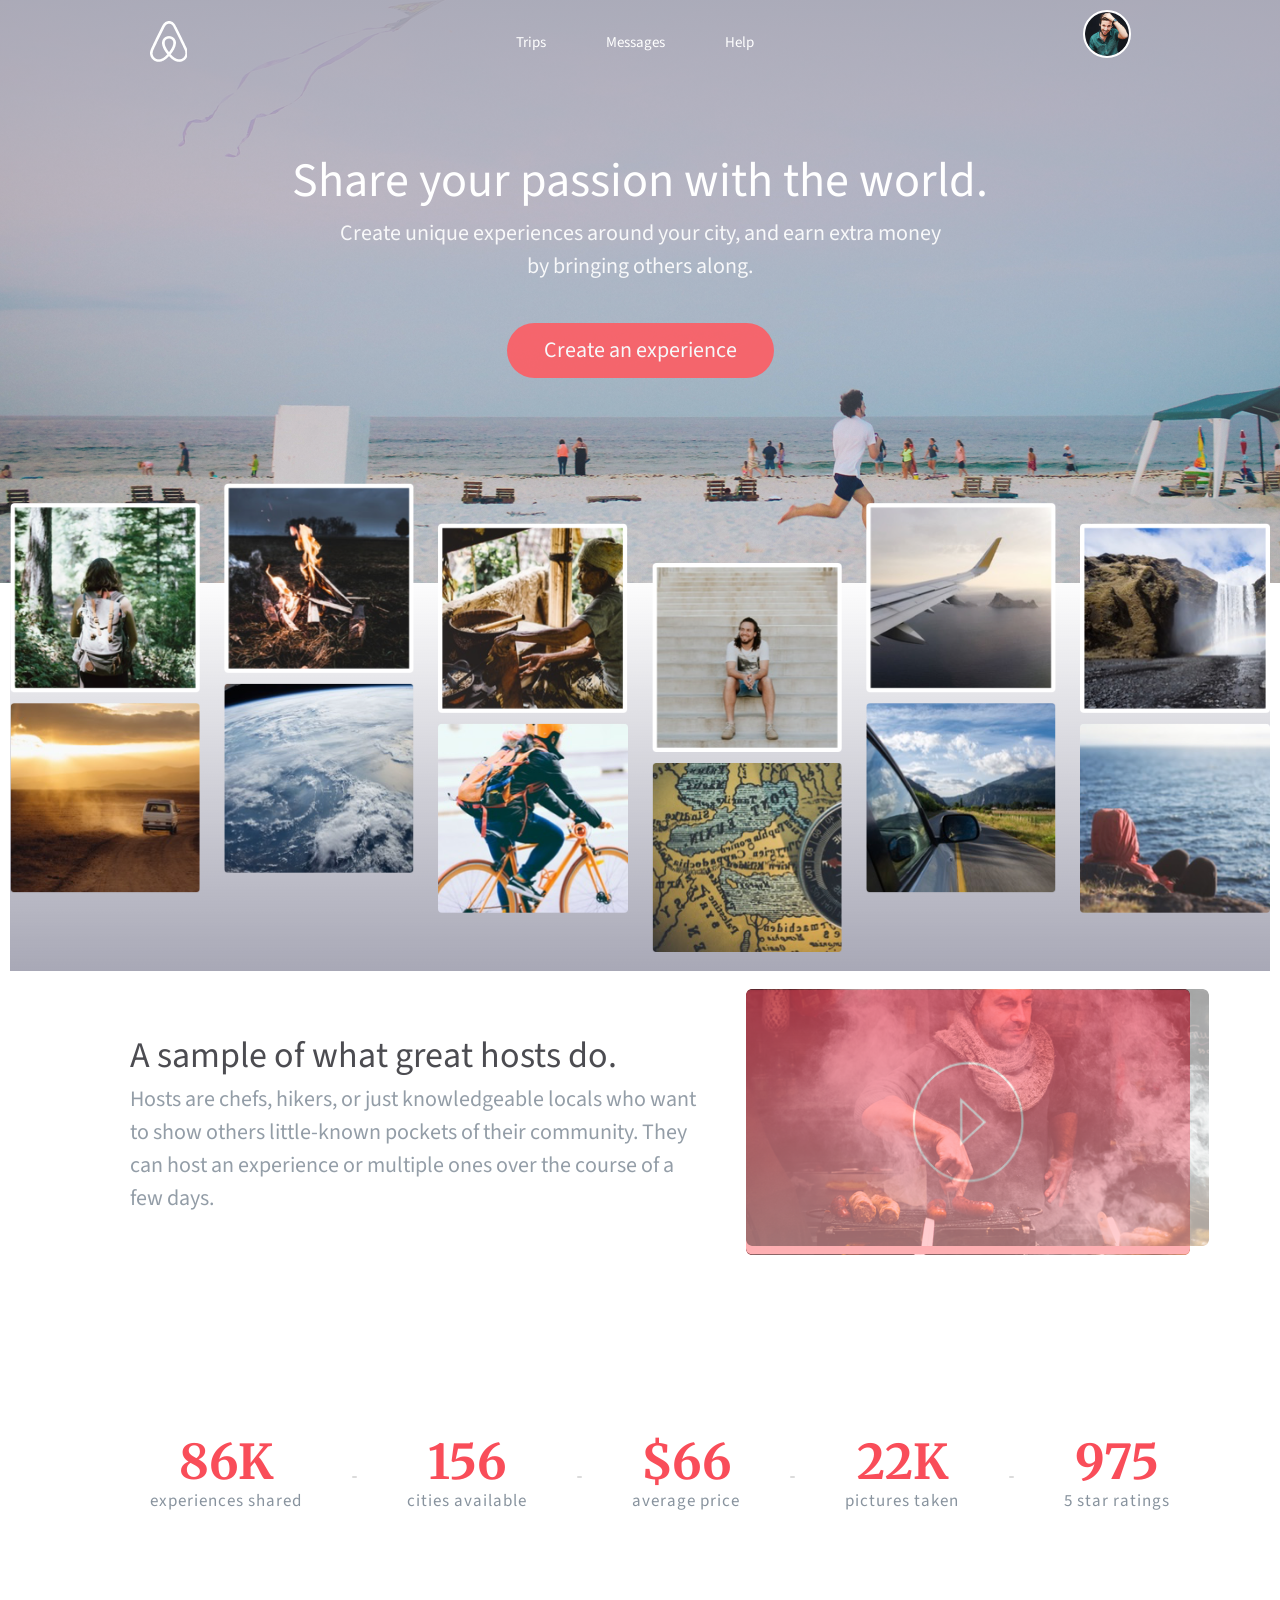
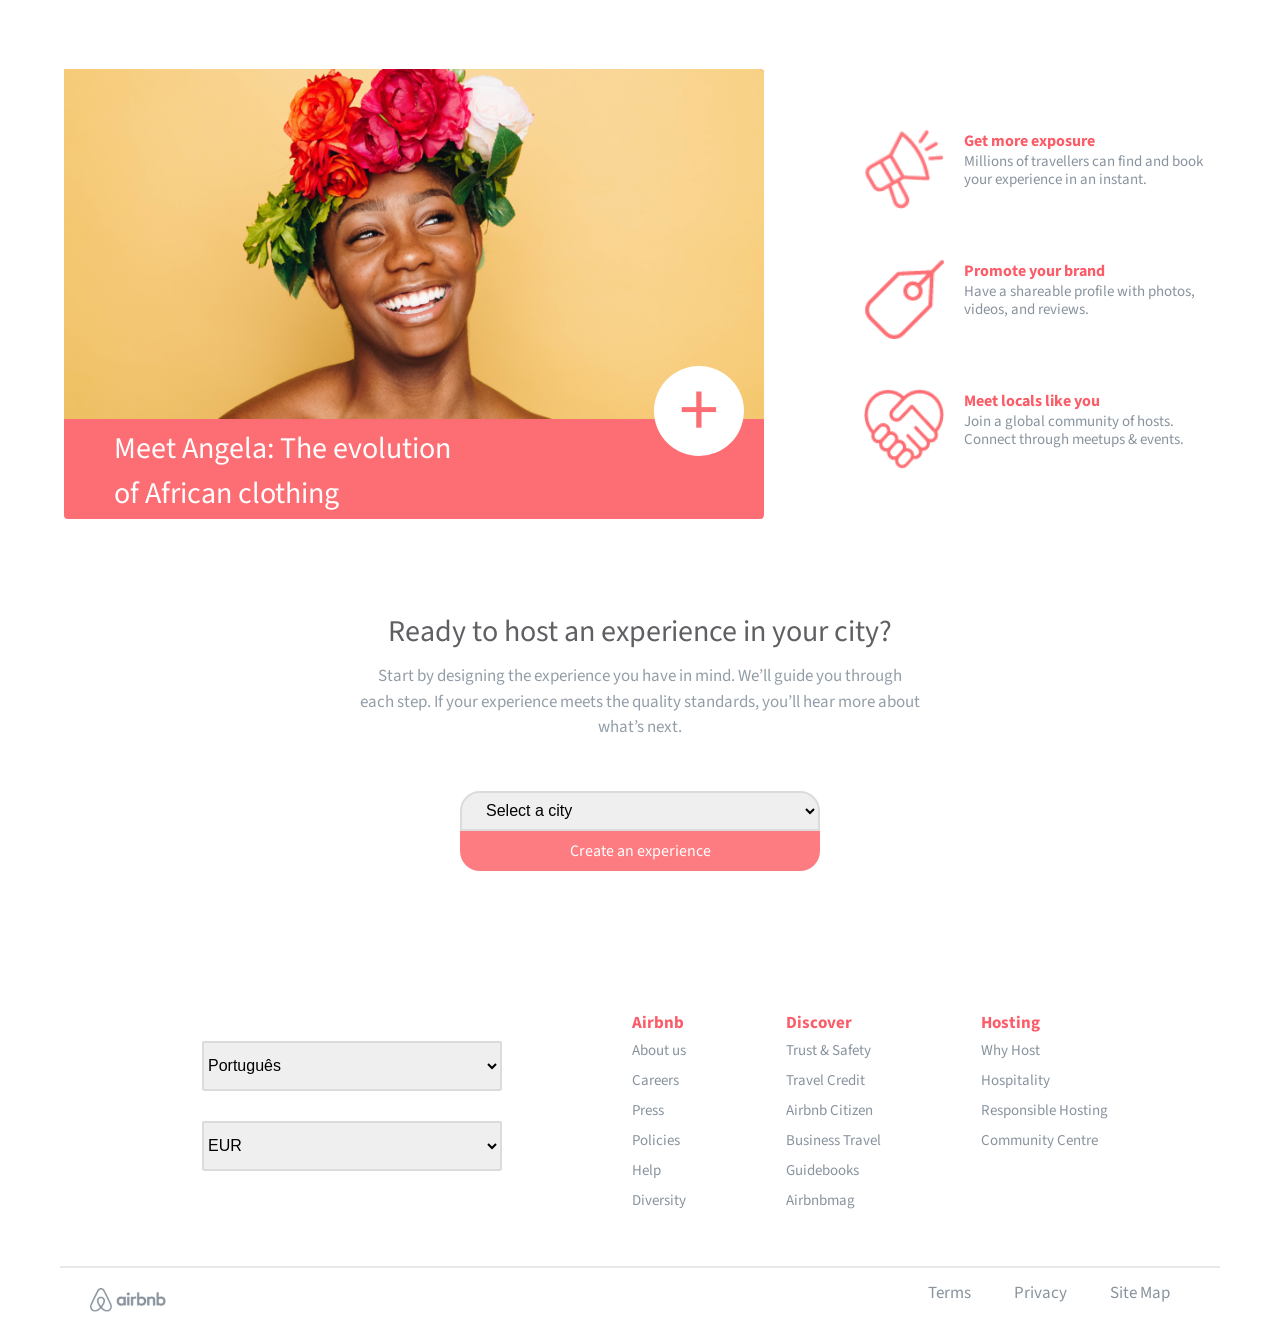
<file: index.html>
<!DOCTYPE html>
<html lang="pt-br">
<head>
    <meta charset="UTF-8">
    <meta name="viewport" content="width=device-width, initial-scale=1.0">
    <meta http-equiv="X-UA-Compatible" content="ie=edge">
    <title>X42</title>
    <link rel="stylesheet" href="css/bulma.min.css">
    <link rel="stylesheet" href="css/normalize.css">
    <link href="https://fonts.googleapis.com/css?family=Source+Sans+Pro:400,700" rel="stylesheet">
    <link href="https://fonts.googleapis.com/css?family=Merriweather:400,700" rel="stylesheet"> 
    <link href="https://fonts.googleapis.com/css?family=Source+Sans+Pro:300,400,700" rel="stylesheet">
    <link rel="stylesheet" href="css/stylex42.css">
</head>

<body>
        <header>
                <h1><span>Airbn</span></h1>

                <nav>
                    <ul>
                        <li><a href="#">Trips</a></li>
                        <li><a href="#">Messages</a></li>
                        <li><a href="#">Help</a></li>
                    </ul>
                </nav>
                
                <div class="imagem">
                    <img src="imagens/oval.png">
                </div>
    </header>

    
            <section id="topo">
                <div class="texto-topo">
                    <h2>Share your passion with the world.</h2>
                    <p>Create unique experiences around your city, and earn extra money <br> by bringing others along.</p>
                </div>
                <div class="botao">
                    <a class="button is-rounded">Create an experience</a>
                </div>
            </section>

            <section id="fotos-fundo-video">
                
                <div class="columns is-multiline is-mobile">
                    <div class="column is-one-sixth" id="colu1">
                        <img src="imagens/foto-8.png">
                    </div>

                    <div class="column is-one-sixth" id="colu2">
                        <img src="imagens/foto-11.png">
                    </div>
                    
                    <div class="column is-one-sixth" id="colu3">
                        <img src="imagens/foto-7.png">
                    </div>
                            
                    <div class="column is-one-sixth" id="colu4">
                        <img src="imagens/foto-10.png">
                    </div>
                          
                    <div class="column is-one-sixth" id="colu5">
                        <img src="imagens/foto-9.png">
                    </div>
                            
                    <div class="column is-one-sixth" id="colu6">
                        <img src="imagens/foto-12.png">                        
                    </div>
                </div>

                <div class="columns is-multiline is-mobile">
                        <div class="column is-one-sixth" id="colu1">
                            <img src="imagens/foto-2.png"> 
                        </div>
    
                        <div class="column is-one-sixth" id="colu2">
                            <img src="imagens/foto-5.png">
                        </div>
                        
                        <div class="column is-one-sixth" id="colu3">
                            <img src="imagens/foto-1.png">
                        </div>
                                
                        <div class="column is-one-sixth" id="colu4">
                            <img src="imagens/foto-4.png">
                        </div>
                              
                        <div class="column is-one-sixth" id="colu5">
                            <img src="imagens/foto-3.png">
                        </div>
                                
                        <div class="column is-one-sixth" id="colu6">
                            <img src="imagens/foto-6.png">                        
                        </div>
                    </div>
                </section>

                <section id="esp-video">
                <div class="texto-esp-video">
                    <h2>A sample of what great hosts do.</h2>
                    <p>Hosts are chefs, hikers, or just knowledgeable locals who want to show others little-known pockets of their community. They can host an experience or multiple ones over the course of a few days.</p>
                </div>
                <div class="video">
                    <img class="grad" src="imagens/fundo-video.png">  
                    <img src="imagens/video.png">                 
                </div>
            </section>
            
            <section id="numbers">
                <nav class="level">
                    <div class="level-item has-text-centered">
                        <div>
                            <p class="title">86K</p>
                            <p class="heading">experiences shared</p>
                        </div>
                    </div>

                    <p class="traco"><span>-</span></p>

                    <div class="level-item has-text-centered">
                        <div>
                            <p class="title">156</p>
                            <p class="heading">cities available</p>
                        </div>
                    </div>

                    <p class="traco"><span>-</span></p>

                    <div class="level-item has-text-centered">
                        <div>
                            <p class="title">$66</p>
                            <p class="heading">average price</p>
                        </div>
                    </div>

                    <p class="traco"><span>-</span></p>

                    <div class="level-item has-text-centered">
                        <div>
                            <p class="title">22K</p>
                            <p class="heading">pictures taken</p>
                        </div>
                    </div>

                    <p class="traco"><span>-</span></p>

                    <div class="level-item has-text-centered">
                        <div>
                            <p class="title">975</p>
                            <p class="heading">5 star ratings</p>
                        </div>
                    </div>
                          </nav>
            </section>

            <section id="informacoes">
                <div class="angela">
                    <img src="imagens/garota-flores.png">
                    <p>Meet Angela: The evolution of African clothing </p>
                    <a href="#" class="button"><small>+</small></a>
                </div>
                <div class="info">
                    <ul>
                        <li>
                            <img src="imagens/corneta.png">
                            <h3>Get more exposure</h3>
                            <p>Millions of travellers can find and book your experience in an instant.</p>
                        </li>

                        <li>
                            <img src="imagens/etiqueta.png">
                            <h3>Promote your brand</h3>
                            <p>Have a shareable profile with photos, videos, and reviews.</p>
                            </li>

                        <li>
                            <img src="imagens/maos.png">
                            <h3>Meet locals like you</h3>
                            <p>Join a global community of hosts. Connect through meetups & events.</p>
                        </li>
                    </ul>
                </div>
            </section>

                    <section id="experience">
                        <div class="texto-experience">
                            <h2>Ready to host an experience in your city?</h2>
                            <p>Start by designing the experience you have in mind. We’ll guide you through each step. If your experience meets the quality standards, you’ll hear more about what’s next.</p>
                        </div>
                        <div>
                            <select name="select a city" id="experience-select">
                                <option value="select" selected>Select a city</option>
                                <option value="sp">São Paulo</option>
                                <option value="rj">Rio de Janeiro</option>
                                <option value="bh">Belo Horizonte</option>
                            </select>
                            <button>Create an experience</button>
                        </div>
                    </section>

                    <section id="final">
                        <div class="selecoes">
                        <select name="idioma" id="idioma">
                            <option value="portugues">Português</option>
                            <option value="english">English</option>
                            <option value="spanish">Spanish</option>
                        </select>

                        <select name="moeda" id="moeda">
                            <option value="eur">EUR</option>
                            <option value="brl">BRL</option>
                            <option value="usd">USD</option>
                        </select>
                        </div>


                        <div class="listas">
                        <div class="lista-1">
                            <ul>
                                <li class="primeira-opc">Airbnb</li>
                                <li><a href="#">About us</a></li>
                                <li><a href="#">Careers</a></li>
                                <li><a href="#">Press</a></li>
                                <li><a href="#">Policies</a></li>
                                <li><a href="#">Help</a></li>
                                <li><a href="#">Diversity</a></li>
                            </ul>
                        </div>

                        <div class="lista-2">
                            <ul>
                                <li class="primeira-opc">Discover</li>
                                <li><a href="#">Trust & Safety</a></li>
                                <li><a href="#">Travel Credit</a></li>
                                <li><a href="#">Airbnb Citizen</a></li>
                                <li><a href="#">Business Travel</a></li>
                                <li><a href="#">Guidebooks</a></li>
                                <li><a href="#">Airbnbmag</a></li>
                            </ul>
                        </div>

                        <div class="lista-3">
                            <ul>
                                <li class="primeira-opc">Hosting</li>
                                <li><a href="#">Why Host</a></li>
                                <li><a href="#">Hospitality</a></li>
                                <li><a href="#">Responsible Hosting</a></li>
                                <li><a href="#">Community Centre</a></li>
                            </ul>
                        </div>
                        </div>
                    </section>

                    <footer>
                        <div class="logo-2">
                            <h2><span>airbnb</span></h2>
                        </div>

                        <div class="terms">
                            <a href="#">Terms</a>
                            <a href="#">Privacy</a>
                            <a href="#">Site Map</a>
                        </div>
                    </footer>
</body>
</html>
</file>
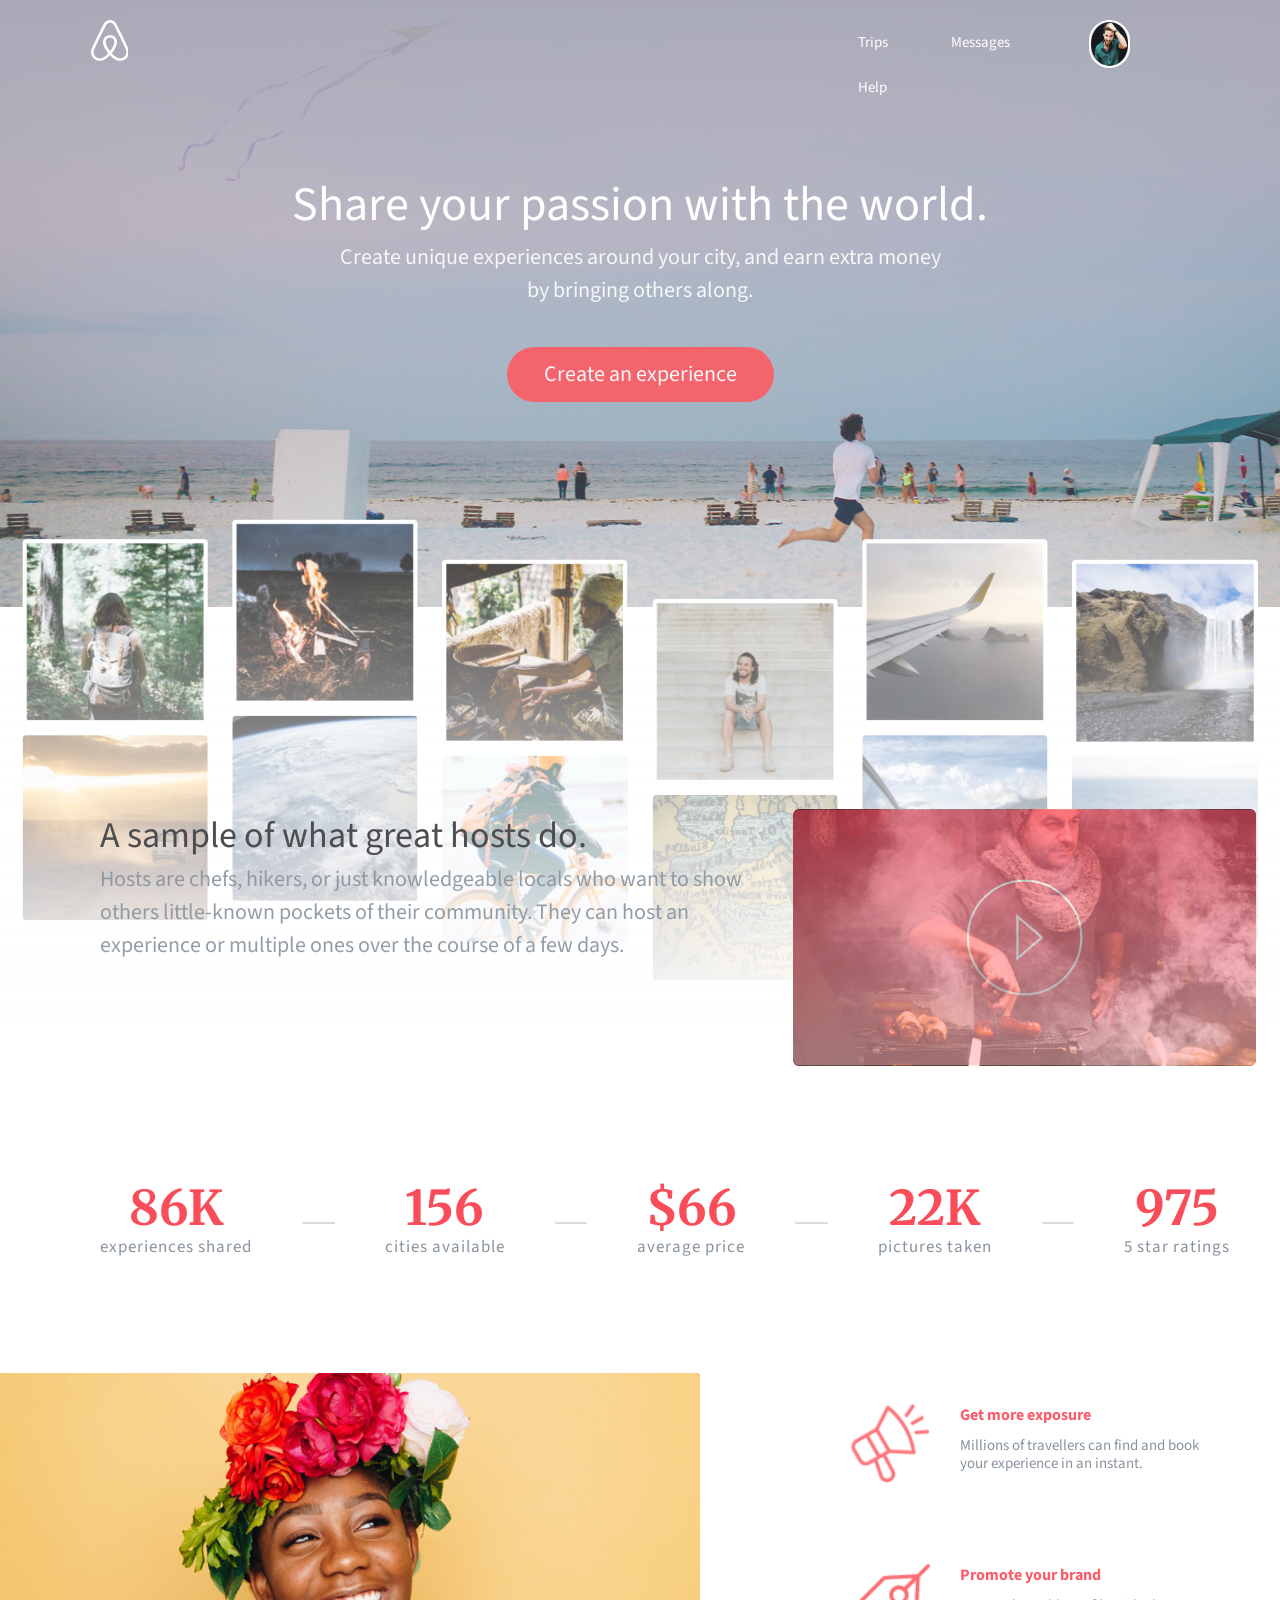
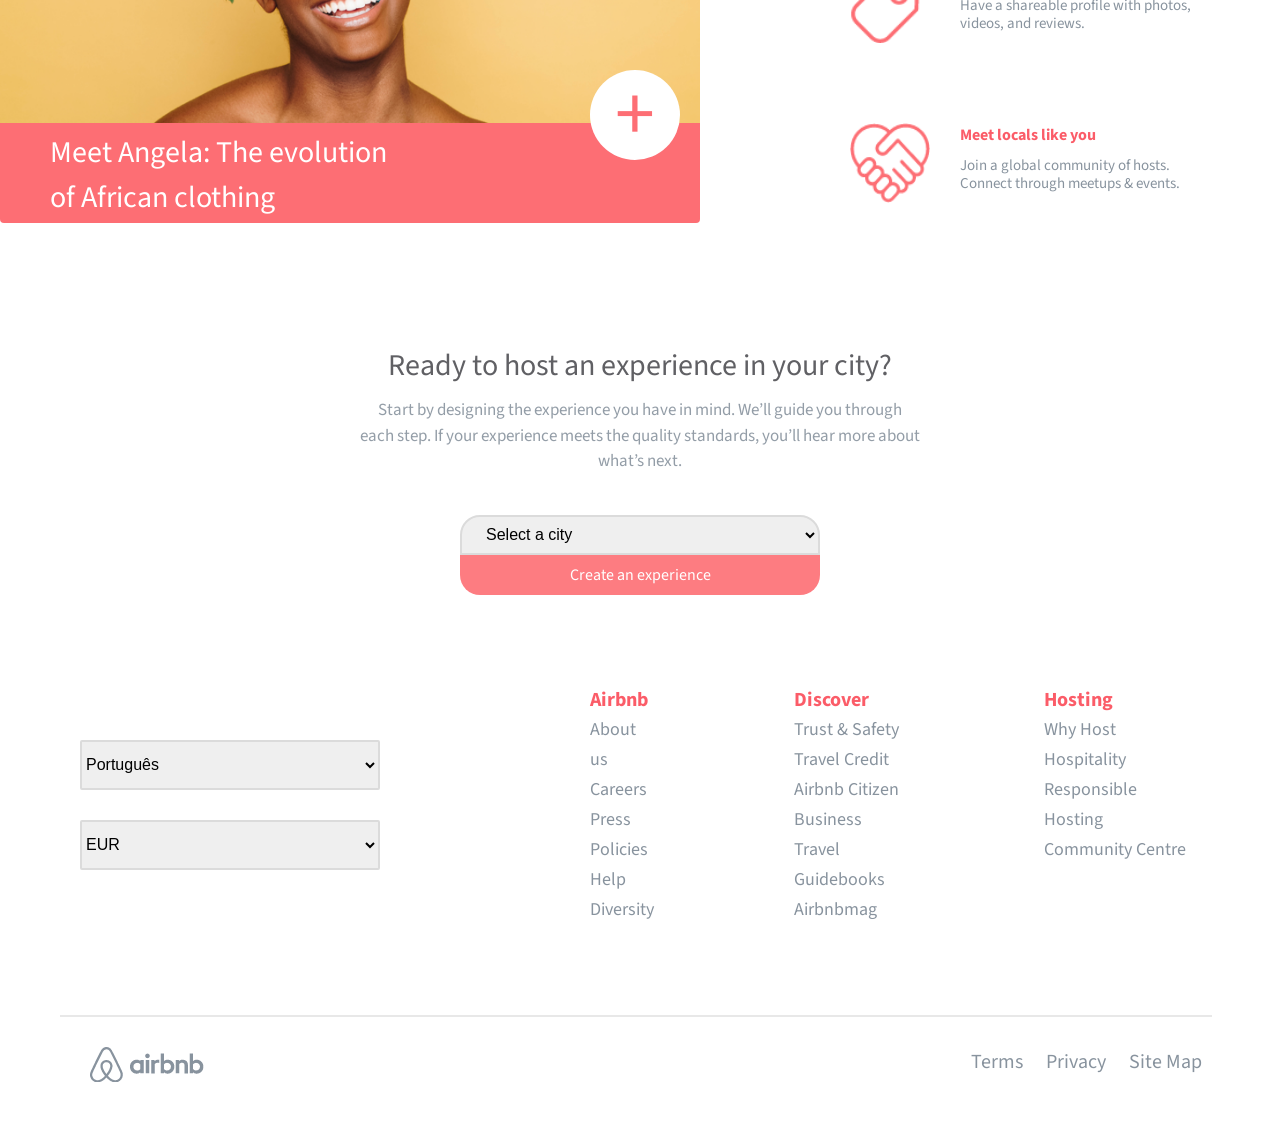
<file: x42.html>
<!DOCTYPE html>
<html lang="pt-br">
<head>
    <meta charset="UTF-8">
    <meta name="viewport" content="width=device-width, initial-scale=1.0">
    <meta http-equiv="X-UA-Compatible" content="ie=edge">
    <title>X42</title>
    <link rel="stylesheet" href="bulma.min.css">
    <link rel="stylesheet" href="normalize.css">
    <link href="https://fonts.googleapis.com/css?family=Source+Sans+Pro:400,700" rel="stylesheet">
    <link href="https://fonts.googleapis.com/css?family=Merriweather:400,700" rel="stylesheet"> 
    <link href="https://fonts.googleapis.com/css?family=Source+Sans+Pro:300,400,700" rel="stylesheet">
    <link rel="stylesheet" href="stylex42.css">
</head>

<body>
        <div class="columns">
            <div class="column">
        <header>
                <h1><span>Airbn</span></h1>

                <nav>
                    <ul>
                        <li><a href="#">Trips</a></li>
                        <li><a href="#">Messages</a></li>
                        <li><a href="#">Help</a></li>
                    </ul>
                </nav>
                
                <div class="imagem">
                    <img src="imagens/oval.png">
                </div>
    </header>

    
            <section id="topo">
                <div class="texto-topo">
                    <h2>Share your passion with the world.</h2>
                    <p>Create unique experiences around your city, and earn extra money <br> by bringing others along.</p>
                </div>
                <div class="botao">
                    <a class="button is-rounded">Create an experience</a>
                </div>
            </section>

            <div class="mask">
                <img src="imagens/gradient.png">
            </div>

            <section id="fotos-fundo-video">
                
                <div class="columns is-multiline is-mobile">
                    <div class="column is-one-sixth" id="colu1">
                        <img src="imagens/foto-8.png">
                    </div>

                    <div class="column is-one-sixth" id="colu2">
                        <img src="imagens/foto-11.png">
                    </div>
                    
                    <div class="column is-one-sixth" id="colu3">
                        <img src="imagens/foto-7.png">
                    </div>
                            
                    <div class="column is-one-sixth" id="colu4">
                        <img src="imagens/foto-10.png">
                    </div>
                          
                    <div class="column is-one-sixth" id="colu5">
                        <img src="imagens/foto-9.png">
                    </div>
                            
                    <div class="column is-one-sixth" id="colu6">
                        <img src="imagens/foto-12.png">                        
                    </div>
                </div>

                <div class="columns is-multiline is-mobile">
                        <div class="column is-one-sixth" id="colu1">
                            <img src="imagens/foto-2.png"> 
                        </div>
    
                        <div class="column is-one-sixth" id="colu2">
                            <img src="imagens/foto-5.png">
                        </div>
                        
                        <div class="column is-one-sixth" id="colu3">
                            <img src="imagens/foto-1.png">
                        </div>
                                
                        <div class="column is-one-sixth" id="colu4">
                            <img src="imagens/foto-4.png">
                        </div>
                              
                        <div class="column is-one-sixth" id="colu5">
                            <img src="imagens/foto-3.png">
                        </div>
                                
                        <div class="column is-one-sixth" id="colu6">
                            <img src="imagens/foto-6.png">                        
                        </div>
                    </div>
                </section>

                <section id="esp-video">
                <div class="texto-esp-video">
                    <h2>A sample of what great hosts do.</h2>
                    <p>Hosts are chefs, hikers, or just knowledgeable locals who want to show others little-known pockets of their community. They can host an experience or multiple ones over the course of a few days.</p>
                </div>
                <div class="video">
                    <img class="grad" src="imagens/fundo-video.png">  
                    <img src="imagens/video.png">                 
                </div>
            </section>
            
            <section id="numbers">
                <nav class="level">
                    <div class="level-item has-text-centered">
                        <div>
                            <p class="title">86K</p>
                            <p class="heading">experiences shared</p>
                        </div>
                    </div>

                    <p class="traco"><span>-</span></p>

                    <div class="level-item has-text-centered">
                        <div>
                            <p class="title">156</p>
                            <p class="heading">cities available</p>
                        </div>
                    </div>

                    <p class="traco"><span>-</span></p>

                    <div class="level-item has-text-centered">
                        <div>
                            <p class="title">$66</p>
                            <p class="heading">average price</p>
                        </div>
                    </div>

                    <p class="traco"><span>-</span></p>

                    <div class="level-item has-text-centered">
                        <div>
                            <p class="title">22K</p>
                            <p class="heading">pictures taken</p>
                        </div>
                    </div>

                    <p class="traco"><span>-</span></p>

                    <div class="level-item has-text-centered">
                        <div>
                            <p class="title">975</p>
                            <p class="heading">5 star ratings</p>
                        </div>
                    </div>
                          </nav>
            </section>

            <section id="informacoes">
                <div class="angela">
                    <img src="imagens/garota-flores.png">
                    <p>Meet Angela: The evolution of African clothing </p>
                    <a href="#" class="button"><small>+</small></a>
                </div>
                <div class="info">
                    <ul>
                        <li>
                            <img src="imagens/corneta.png">
                            <h3>Get more exposure</h3>
                            <p>Millions of travellers can find and book your experience in an instant.</p>
                        </li>

                        <li>
                            <img src="imagens/etiqueta.png">
                            <h3>Promote your brand</h3>
                            <p>Have a shareable profile with photos, videos, and reviews.</p>
                            </li>

                        <li>
                            <img src="imagens/maos.png">
                            <h3>Meet locals like you</h3>
                            <p>Join a global community of hosts. Connect through meetups & events.</p>
                        </li>
                    </ul>
                </div>
            </section>

                    <section id="experience">
                        <div class="texto-experience">
                            <h2>Ready to host an experience in your city?</h2>
                            <p>Start by designing the experience you have in mind. We’ll guide you through each step. If your experience meets the quality standards, you’ll hear more about what’s next.</p>
                        </div>
                        <div>
                            <select name="select a city" id="experience-select">
                                <option value="select" selected>Select a city</option>
                                <option value="sp">São Paulo</option>
                                <option value="rj">Rio de Janeiro</option>
                                <option value="bh">Belo Horizonte</option>
                            </select>
                            <button>Create an experience</button>
                        </div>
                    </section>

                    <section id="final">
                        <div class="selecoes">
                        <select name="idioma" id="idioma">
                            <option value="portugues">Português</option>
                            <option value="english">English</option>
                            <option value="spanish">Spanish</option>
                        </select>

                        <select name="moeda" id="moeda">
                            <option value="eur">EUR</option>
                            <option value="brl">BRL</option>
                            <option value="usd">USD</option>
                        </select>
                        </div>


                        <div class="listas">
                        <div class="lista-1">
                            <ul>
                                <li class="primeira-opc">Airbnb</li>
                                <li><a href="#">About us</a></li>
                                <li><a href="#">Careers</a></li>
                                <li><a href="#">Press</a></li>
                                <li><a href="#">Policies</a></li>
                                <li><a href="#">Help</a></li>
                                <li><a href="#">Diversity</a></li>
                            </ul>
                        </div>

                        <div class="lista-2">
                            <ul>
                                <li class="primeira-opc">Discover</li>
                                <li><a href="#">Trust & Safety</a></li>
                                <li><a href="#">Travel Credit</a></li>
                                <li><a href="#">Airbnb Citizen</a></li>
                                <li><a href="#">Business Travel</a></li>
                                <li><a href="#">Guidebooks</a></li>
                                <li><a href="#">Airbnbmag</a></li>
                            </ul>
                        </div>

                        <div class="lista-3">
                            <ul>
                                <li class="primeira-opc">Hosting</li>
                                <li><a href="#">Why Host</a></li>
                                <li><a href="#">Hospitality</a></li>
                                <li><a href="#">Responsible Hosting</a></li>
                                <li><a href="#">Community Centre</a></li>
                            </ul>
                        </div>
                        </div>
                    </section>

                    <footer>
                        <div class="logo-2">
                            <h2><span>airbnb</span></h2>
                        </div>

                        <div class="terms">
                            <a href="#">Terms</a>
                            <a href="#">Privacy</a>
                            <a href="#">Site Map</a>
                        </div>
                    </footer>
        </div>
    
    </div>
</body>
</html>
</file>
<file: css/stylex42.css>
*{
    margin: 0px;
    padding: 0px;
 }
 body{
     font-family: 'Source Sans Pro', sans-serif;
     align-items: center;
     text-align: center;
 }
 header{
     display: flex;
     justify-content: space-around;
     margin-bottom: -130px;   
 }
 header h1{
     background-image: url(../imagens/logo.png);
     background-repeat: no-repeat;
     width: 38px;
     height: 41px;
 }
 header h1 span{
     visibility: hidden;
 }
 header nav ul{
     display: flex;
 }
 header ul li{
     list-style: none;
     margin: 30px;
     color: #ffffff;
 }
 header ul li a{
     color: #ffffff;
     font-size: 15px;
     font-weight: 400;
 }
 header ul li a:hover{
     color: #ffffff;
     font-weight: 400;
 }
 header img{
     width: 48px;
     height: 48px;
     border: 2px solid #ffffff;
     border-radius: 50px;
     margin-top: 10px;
 }
 section#topo{
     background-image:
         -webkit-linear-gradient(top, #a8a8b6 0%,
             rgba(164, 171, 183, 0) 100%),
         url(../imagens/foto-fundo.png);
     background-image:
         linear-gradient(180deg, #a8a8b6 0%,
             rgba(164, 171, 183, 0) 100%),
 url(../imagens/foto-fundo.png);    
     background-repeat: no-repeat;
     background-size: cover;
     margin: 0px;
     padding: 0px;
     height: 628px;
 }
 section#topo .texto-topo{
     padding-top: 190px;
 }
 section#topo h2{
     color: #ffffff;
     font-size: 48px;
     font-weight: 400;
 }
 section#topo p{
     color: #ffffff;
     opacity: 0.9;
     font-size: 22px;
     font-weight: 400;
 }
 section#topo a.button{
     width: 267px;
     height: 55px;
     background-color: #fd5c63;
     color: #ffffff;
     opacity: 0.9;
     font-size: 22px;
     font-weight: 400;
     border: none;
 }
 section#topo .botao{
     padding-top: 40px;
 }
 section#fotos-fundo-video{
     background-image:
         -webkit-linear-gradient(bottom, #a8a8b6 0%,
             rgba(164, 171, 183, 0) 100%),
         url();
     background-image:
         linear-gradient( bottom, #a8a8b6 0%,
             rgba(164, 171, 183, 0) 100%),
 url();
 }
 section#fotos-fundo-video{
     margin: 0px 10px;
 }
 section#fotos-fundo-video #colu1{
     margin: -80px 0px 0px 0px;
 }
 section#fotos-fundo-video #colu2{
     margin: -100px 0px 0px 0px;
 }
 section#fotos-fundo-video #colu3{
     margin: -60px 0px 0px 0px;
 }
 section#fotos-fundo-video #colu4{
     margin: -20px 0px 0px 0px;
 }
 section#fotos-fundo-video #colu5{
     margin: -80px 0px 0px 0px;
 }
 section#fotos-fundo-video #colu6{
     margin: -60px 0px 0px 0px;
 }
 section#fotos-fundo-video img{
     width:  -moz-available;
 }
  section#esp-video{
     display:inline-flex;
     margin: 30px 90px;
 }
 section#esp-video .texto-esp-video{
     position: sticky;
     text-align: left;
     margin: 40px;
     width: 600px;
 }
 section#esp-video .texto-esp-video h2{
     color: #4c4c51;
     font-size: 36px;
     font-weight: 400;
 }
 section#esp-video .texto-esp-video p{
     color: #88939e;
     opacity: 0.9;
     font-size: 22px;
     font-weight: 400;
 }
 section#esp-video .video{
     display: flex;
 }
 section#esp-video .video img.grad{
     position:  absolute;
     opacity: 0.4;
 }
 section#numbers .level{
     margin:100px;
 }
 section#numbers .level .level-item{
     padding: 50px;
 }
 section#numbers .level .level-item p.title{
     color: #f94d59;
     font-size: 48px;
     font-weight: 700;
     font-family: 'Merriweather', serif;
 }
 section#numbers .level .level-item p.heading{
     color: #88939e;
     font-family: 'Source Sans Pro', sans-serif;
     font-size: 17px;
     font-weight: 400;
     text-transform: lowercase;    
 }
 section#numbers .level p.traco{
     width: 35px;
     height: 2px;
     border-radius: 1px;
     background-color: #dbdbdb;
 }
 section#numbers .level p.traco span{
     visibility: hidden;
 }
 section#informacoes{
     display: inline-flex;
 }
 section#informacoes .angela{    
     border-radius: 4px;
     background-color: #fd6e74;
     width: 700px;
     height: 450px;
     margin: 0px 50px;
 }
 section#informacoes .angela img{
     width: 700px;
     height: 350px;
 }
 section#informacoes .angela p{
     width: 400px;
     padding: 0px 0px 0px 50px;
     color: #ffffff;
     font-family: "Source Sans Pro";
     font-size: 30px;
     font-weight: 400;
     text-align: left;
     float: left;
 } 
 section#informacoes .angela a.button{
     width: 90px;
     height: 90px;
     border-radius: 50px;
     float: right;
     border: none;
 }
 section#informacoes .angela a{
     margin: -60px 20px 0px 0px;
 }
 section#informacoes .angela small{
     color: #fd6e74;
     font-size: 80px;
 }
 section#informacoes .info{
     padding: 0px 50px;
 }
 section#informacoes .info ul{
     list-style: none;
     padding-top: 50px;
 }
 section#informacoes .info ul li{
     width: 352px;  
     padding: 10px 0px 60px 0px; 
     text-align: left;
 }
 section#informacoes .info ul li img{
     width: 80px;
     height: 80px;
     float: left;
 }
 section#informacoes .info ul li h3{
     color: #fb5c68;
     font-family: "Source Sans Pro";
     font-size: 16px;
     font-weight: 700;
     padding-left: 100px;
 }
 section#informacoes .info ul li p{
     color: #88939e;
     font-family: "Source Sans Pro";
     font-size: 15px;
     font-weight: 400;
     line-height: 18px;        
     padding-left: 100px;
 }
 section#experience{
     margin: 90px 0px;
 }
 section#experience .texto-experience h2{
     color: #606064;
     font-family: 'Source Sans Pro';
     font-size: 30px;
     font-weight: 400;
 }
 section#experience .texto-experience p{
     padding: 10px 360px;
     color: #88939e;
     opacity: 0.9;
     font-family: 'Source Sans Pro';
     font-size: 17px;
     font-weight: 400;
     margin-bottom: 40px;
 }
 section#experience select{
     display: flex;
     margin: auto;
     width: 360px;
     height: 40px;
     border-radius: 20px 20px 0 0;
     border: 2px solid #dbdbdb; 
     padding: 0px 0px 0px 20px;
 }
 section#experience button{
     width: 360px;
     border: none;
     height: 40px;
     border-radius: 0 0 20px 20px;
     background-color: #fd6e74;
     color: #ffffff;
     font-family: 'Source Sans Pro';
     font-size: 16px;
     font-weight: 400;
     opacity: 0.9;
     cursor: pointer;
 }
 section#final{
     margin: 50px 0px;
     display: inline-flex;
 }
 section#final select{
     margin: 30px;
     width: 300px;
     height: 50px;
     border-radius: 2px;
     border: 2px solid #dbdbdb;
 }
 section#final .selecoes{
     padding: 0px 50px;
 }
 section#final .selecoes select{
     display: flex;
 }
 section#final .listas{
     display: flex; 
 }
 section#final ul{
     list-style: none;
     padding: 0px 50px 0px 50px;
 }
 section#final ul li.primeira-opc{
     color: #fb5c68;
     font-family: 'Source Sans Pro';
     font-size: 17px;
     font-weight: 700;
 }
 section#final ul li{
    text-align: left;
}
 section#final ul li a{
     color: #88939e;
     font-family: 'Source Sans Pro';
     font-size: 15px;
     font-weight: 400;
     line-height: 30px;
 }
 footer{
     border-top: 2px solid #e8e8e8;
     margin: 0px 60px;   
 }
footer .logo-2{
    display: inline-flex;
    float: left;
    margin: 20px 30px;
}
 footer h2{
     background-image: url(../imagens/logo-2.png);
     background-repeat: no-repeat;
     background-size: contain;
     padding: 0px 30px;
 }
 footer span{
     visibility: hidden;
 }
 footer .terms{
     float: right;
     margin: 10px 30px;
}
footer .terms a{
    padding: 0px 20px;
    color: #88939e;
    font-size: 17px;
    font-weight: 400;
    line-height: 30px;
}


@media (max-width:768px){
    header{
        margin-bottom: -240px;
        display: grid;
 }
    header h1{
        margin-left: 130px;
        margin-bottom: 5px;
 }
    section#topo .texto-topo{
        padding-top: 270px;
 }
    section#topo h2{
     font-size: 35px;
        line-height: 40px;
 }
    section#topo p{
        margin-top: 15px;
     font-size: 16px;
        line-height: 20px;
 }
    section#topo a.button{
     width: 197px;
     height: 45px;
     font-size: 17px;
 }
    section#topo .botao{
     padding-top: 20px;
 }    
    section#fotos-fundo-video{
     margin: 0px -90px;
 }
 section#fotos-fundo-video #colu1{
     margin: -80px -10px 0px 10px;
 }
 section#fotos-fundo-video #colu2{
     margin: -100px -10px 0px -10px;
 }
 section#fotos-fundo-video #colu3{
     margin: -60px -10px 0px -10px;
 }
 section#fotos-fundo-video #colu4{
     margin: -20px -10px 0px -10px;
 }
 section#fotos-fundo-video #colu5{
     margin: -80px -10px 0px -10px;
 }
 section#fotos-fundo-video #colu6{
     margin: -40px 10px 0px -10px;
 }
    section#esp-video{
     display:block;
     margin:0px;
 }
    section#esp-video .texto-esp-video{
     margin: 30px 10px;
     width: 300px;
 }
    section#esp-video .texto-esp-video h2{
     font-size: 28px;
     font-weight: 400;
 }
    section#esp-video .texto-esp-video p{
     font-size: 16px;
     font-weight: 400;
 }
    section#numbers{
        display: block;
    }
    section#numbers .level{
     margin: 0px;
        display: block;
 }
    section#numbers .level p.traco{
     width: 0px;
     height: 0px;
     border-radius: 0px;
 }
    section#informacoes{
     display: block;
 }
    section#informacoes .angela{
     width: 300px;
     height: 200px;
     margin: 0px 10px;
 }
    section#informacoes .angela img{
     width: 300px;
     height: 150px;
 }
  section#informacoes .angela p{
     width: 200px;
     padding: 0px 0px 0px 20px;
     color: #ffffff;
     font-family: "Source Sans Pro";
     font-size: 15px;
     font-weight: 400;
     text-align: left;
     float: left;
 }   
    section#informacoes .angela a.button{
     width: 50px;
     height: 50px;
     border-radius: 50px;
     float: right;
     border: none;
 }
    section#informacoes .angela a{
     margin: -40px 20px 0px 0px;
 }
    section#informacoes .angela small{
     color: #fd6e74;
     font-size: 50px;
 }
    section#informacoes .info{
     padding: 0px 20px;
 }
 section#informacoes .info ul li{
     width: 270px;  
     padding: 0px 0px 40px 0px; 
     text-align: left;
 }
 section#informacoes .info ul li img{
     width: 70px;
     height: 70px;
     float: left;
 }
 section#informacoes .info ul li h3{
     color: #fb5c68;
     font-family: "Source Sans Pro";
     font-size: 14px;
     font-weight: 700;
     padding-left: 100px;
 }
 section#informacoes .info ul li p{
     color: #88939e;
     font-family: "Source Sans Pro";
     font-size: 13px;
     font-weight: 400;
     line-height: 18px;        
     padding-left: 100px;
 }
    section#experience{
     margin: 0px;
 }
 section#experience .texto-experience h2{
     font-size: 26px;
 }
 section#experience .texto-experience p{
     padding: 10px;
     color: #88939e;
     opacity: 0.9;
     font-family: 'Source Sans Pro';
     font-size: 16px;
     font-weight: 400;
     margin-bottom: 40px;
 }
 section#experience select{
     display: flex;
     margin: auto;
     width: 260px;
     height: 40px;
     border-radius: 20px 20px 0 0;
     border: 2px solid #dbdbdb; 
     padding: 0px 0px 0px 20px;
 }
 section#experience button{
     width: 260px;
     border: none;
     height: 40px;
     border-radius: 0 0 20px 20px;
     background-color: #fd6e74;
     color: #ffffff;
     font-family: 'Source Sans Pro';
     font-size: 16px;
     font-weight: 400;
     opacity: 0.9;
     cursor: pointer;
 }
    section#final{
     margin: 0px;
     display: block;
 }
 section#final select{
     margin: 20px 0px;
     width: 250px;
     height: 50px;
     border-radius: 2px;
     border: 2px solid #dbdbdb;
 }
 section#final .selecoes{
     padding: 0px 30px;
 }
 section#final .selecoes select{
     display: flex;
 }
 section#final .listas{
     display: flex; 
 }
 section#final ul{
     list-style: none;
     padding: 0px 5px 0px 20px;
 }
 section#final ul li.primeira-opc{
     color: #fb5c68;
     font-family: 'Source Sans Pro';
     font-size: 15px;
     font-weight: 700;
 }
 section#final ul li{
    text-align: left;
}
 section#final ul li a{
     color: #88939e;
     font-family: 'Source Sans Pro';
     font-size: 13px;
     font-weight: 400;
     line-height: 30px;
 }
    footer{
     border-top: 2px solid #e8e8e8;
     margin: 20px 10px;   
 }
footer .logo-2{
    display: inline-flex;
    float: left;
    margin: 20px 5px;
}
 footer h2{
     background-image: url(../imagens/logo-2.png);
     background-repeat: no-repeat;
     background-size: contain;
     padding: 0px 30px;
 }
 footer span{
     visibility: hidden;
 }
 footer .terms{
     float: right;
     margin: 15px 5px;
}
footer .terms a{
    padding: 0px 5px;
    color: #88939e;
    font-size: 13px;
    font-weight: 400;
    line-height: 30px;
}
}
</file>
<file: stylex42.css>
body{
    margin: 0px;
    padding: 0px;
    font-family: 'Source Sans Pro', sans-serif;    
}
header{
    display: flex;
    justify-content: space-between; /* logo a esquerda e menua direita */;    
    margin-bottom: -130px;
}
header h1{
    background-image: url(imagens/logo.png);
    background-repeat: no-repeat;
    width: 38px;
    height: 41px;
    margin: 20px 0px 0px 90px;
}
header h1 span{
    visibility: hidden;
}
header nav{
    padding-left: 700px;
}
header nav ul {
    margin: 0;
    margin-top: 20px;
}
header ul li{
    display: inline-block;
    list-style: none;
    margin: 10px 30px;
}
header ul li a{
    color: #ffffff;
    font-size: 15px;
    font-weight: 400;
}
header ul li a:hover{
    color: #ffffff;
    font-weight: 400;
}
header img{
    width: 48px;
    height: 48px;
    border: 2px solid #ffffff;
    border-radius: 50px;
}
header .imagem{
    padding: 20px 150px 0px 0px;
}
section#topo{
    background-image:
        -webkit-linear-gradient(top, #a8a8b6 0%,
            rgba(164, 171, 183, 0) 100%),
        url(imagens/foto-fundo.png);
    background-image:
        linear-gradient(180deg, #a8a8b6 0%,
            rgba(164, 171, 183, 0) 100%),
url(imagens/foto-fundo.png);
    background-repeat: no-repeat;
    background-size: cover;
    margin: 0px;
    padding: 0px;
    height: 628px;
    text-align: center;
}
section#topo .texto-topo{
    padding-top: 190px;
}
section#topo h2{
    color: #ffffff;
    font-size: 48px;
    font-weight: 400;
}
section#topo p{
    color: #ffffff;
    opacity: 0.9;
    font-size: 22px;
    font-weight: 400;
}
section#topo a.button{
    width: 267px;
    height: 55px;
    background-color: #fd5c63;
    color: #ffffff;
    opacity: 0.9;
    font-size: 22px;
    font-weight: 400;
    border: none;
}
section#topo .botao{
    padding-top: 40px;
}
section#topo .botao{
    padding-top: 40px;
}
.mask{
    margin-top: -180px;
    position:  absolute;
}
.mask img{
    width: 1440px;
    height: 600px;
}
section#fotos-fundo-video{
    margin-top: 0px;    
}
section#fotos-fundo-video .columns{
    margin: 0px 10px;
}
section#fotos-fundo-video #colu1{
    margin: -80px 0px 0px 0px;
}
section#fotos-fundo-video #colu2{
    margin: -100px 0px 0px 0px;
}
section#fotos-fundo-video #colu3{
    margin: -60px 0px 0px 0px;
}
section#fotos-fundo-video #colu4{
    margin: -20px 0px 0px 0px;
}
section#fotos-fundo-video #colu5{
    margin: -80px 0px 0px 0px;
}
section#fotos-fundo-video #colu6{
    margin: -60px 0px 0px 0px;
}
section#esp-video{
    position: relative;
    margin-top: -190px;
}
section#esp-video .texto-esp-video{
    float: left;
    width: 693px;
    margin-left: 100px;
}
section#esp-video .texto-esp-video h2{
    color: #4c4c51;
    font-size: 36px;
    font-weight: 400;
}
section#esp-video .texto-esp-video p{
    color: #88939e;
    opacity: 0.9;
    font-size: 22px;
    font-weight: 400;
}
section#esp-video .video img.grad{
    position:  absolute;
    opacity: 0.4;
}
section#numbers{
    height: 400px;
}
section#numbers level{
    align-items: center;
}
section#numbers{
    height: 300px;
    display: flex;
}
section#numbers .level{
    align-items: center;
    margin-left: 50px;
}
section#numbers .level .level-item{
    padding: 50px;
}
section#numbers .level .level-item p.title{
    color: #f94d59;
    font-size: 48px;
    font-weight: 700;
    font-family: 'Merriweather', serif;
}
section#numbers .level .level-item p.heading{
    color: #88939e;
    font-family: 'Source Sans Pro', sans-serif;
    font-size: 17px;
    font-weight: 400;
    text-transform: lowercase;    
}
section#numbers .level p.traco{
    width: 35px;
    height: 2px;
    border-radius: 1px;
    background-color: #dbdbdb;
}
section#numbers .level p.traco span{
    visibility: hidden;
}
section#informacoes .angela{
    width: 700px;
    height: 450px;
    border-radius: 4px;
    background-color: #fd6e74;
}
section#informacoes .angela img{
    width: 700px;
    height: 350px;
}
section#informacoes .angela p{
    width: 400px;
    padding: 0px 0px 0px 50px;
    color: #ffffff;
    font-family: "Source Sans Pro";
    font-size: 30px;
    font-weight: 400;
    float: left;   
} 
section#informacoes{
    display: flex;
}
section#informacoes .angela a{
    margin: -60px 20px 0px 0px;
}
section#informacoes .angela a.button{
    width: 90px;
    height: 90px;
    border-radius: 50px;
    float: right;
    border: none;
}
section#informacoes .angela small{
    color: #fd6e74;
    font-size: 80px;
}
section#informacoes .info{
    padding: 0px 50px;
    display: flex;
}
section#informacoes .info ul{
    list-style: none;
}
section#informacoes .info ul li{
    width: 352px;
    padding: 30px 10px 60px 100px;    
}
section#informacoes .info ul li img{
    width: 80px;
    height: 80px;
    float: left;
}
section#informacoes .info ul li h3{
    color: #fb5c68;
    font-family: "Source Sans Pro";
    font-size: 16px;
    font-weight: 700;
    margin: 0px 0px 0px 110px;
    width: 200px;
}
section#informacoes .info ul li p{
    color: #88939e;
    font-family: "Source Sans Pro";
    font-size: 15px;
    font-weight: 400;
    margin: 10px 0px 0px 110px;
    width: 260px;
    line-height: 18px;
}
section#experience{
    width: 100%;
    align-items: center;
    text-align: center;
    margin: 90px 0px;
}
section#experience .texto-experience h2{
    color: #606064;
    font-family: 'Source Sans Pro';
    font-size: 30px;
    font-weight: 400;
}
section#experience .texto-experience p{
    padding: 10px 360px;
    color: #88939e;
    opacity: 0.9;
    font-family: 'Source Sans Pro';
    font-size: 17px;
    font-weight: 400;
    margin-bottom: 30px;
}
section#experience select{
    display: flex;
    margin: auto;
    width: 360px;
    height: 40px;
    border-radius: 20px 20px 0 0;
    border: 2px solid #dbdbdb; 
    padding: 0px 0px 0px 20px;
}
section#experience button{
    width: 360px;
    border: none;
    height: 40px;
    border-radius: 0 0 20px 20px;
    background-color: #fd6e74;
    color: #ffffff;
    font-family: 'Source Sans Pro';
    font-size: 16px;
    font-weight: 400;
    opacity: 0.9;
    cursor: pointer;
}
section#final{
    width: 100%;
    align-items: center;
    margin: 150px 0px;
    display: flex;
}
section#final select{
    margin: 30px;
    width: 300px;
    height: 50px;
    border-radius: 2px;
    border: 2px solid #dbdbdb;
}
section#final .selecoes select{
    display: flex;
}
section#final .listas{
    display: flex;
}
section#final ul{
    list-style: none;   
}
section#final ul li.primeira-opc{
    color: #fb5c68;
    font-family: 'Source Sans Pro';
    font-size: 17px;
    font-weight: 700;
}
section#final ul li a{
    color: #88939e;
    font-family: 'Source Sans Pro';
    font-size: 15px;
    font-weight: 400;
    line-height: 30px;
}
section#final{
    width: 100%;
    align-items: center;
    margin: 90px 0px;
    display: flex;
}
section#final select{
    margin: 30px;
    width: 300px;
    height: 50px;
    border-radius: 2px;
    border: 2px solid #dbdbdb;
}
section#final .selecoes{
    padding: 0px 50px;
}
section#final .selecoes select{
    display: flex;
}
section#final .listas{
    display: flex;
    padding: 0px 40px; 
}
section#final ul{
    list-style: none;
    padding: 0px 50px 0px 90px;
}
section#final ul li.primeira-opc{
    color: #fb5c68;
    font-family: 'Source Sans Pro';
    font-size: 20px;
    font-weight: 700;
}
section#final ul li a{
    color: #88939e;
    font-family: 'Source Sans Pro';
    font-size: 18px;
    font-weight: 400;
    line-height: 30px;
}
footer{
    width: 90%;
    border-top: 2px solid #e8e8e8;
    display: inline-flex;
    margin: 0px 60px;
}
footer h2{
    background-image: url(imagens/logo-2.png);
    background-repeat: no-repeat;
    width: 115px;
    height: 35px;
    margin: 30px;
}
footer span{
    visibility: hidden;
}
footer .terms{
    padding: 30px 0px 0px 63%;
    width: 100%;
}
footer a{
    color: #88939e;
    font-family: 'Source Sans Pro';
    font-size: 20px;
    font-weight: 400;
    line-height: 30px;
    padding: 10px;
}


@media (max-width: 600px){
    header{
        margin-bottom: -160px;
    }
    header h1{
        margin:20px 0px 0px 20px;
    }
    header nav{
        padding-left: 0px;
    }
    header ul{
        display: inline-flex;
        padding: 0px 0px 0px 100px;
    }
    header ul li{
        margin: 10px;        
    }
    header img{
        margin: 0px 30px;
    }
    .mask{
        margin-top: -85px ;
    }
    .mask img{
        width: 1100px ;
        height: 400px ;
    }
    section#fotos-fundo-video{
        margin-top: 0px;
        width: 1200px;
    }    
    section#fotos-fundo-video .columns{
        margin: 0px;
    }
    section#esp-video .texto-esp-video{
    width: 400px;
    margin-left: 90px;
    padding: 10px;
    text-align: center;
    }
    section#esp-video .video img.grad{
    position:  absolute;
    opacity: 0.4;
    }
    section#esp-video .video img{
        width: 450px;
        height: 250px;
        margin: 325px 60px 40px 60px;
        display: block;
    }
    section#numbers{
        height: 650px;
    }
    section#numbers .level .level-item{
        padding: 10px 170px;
    }
    section#numbers .level p.traco{
        width: 0;
        height: 0;
    }
    section#informacoes{
        padding-left: 0px;
    }
    section#informacoes .angela img{
        height: 300px;
        width: 600px;
    }
    section#informacoes .angela{
        height: 400px;
        width: 600px;
    }
    section#informacoes .angela p{
        font-size: 30px;
        padding: 0px 0px 0px 50px;
    }
    section#informacoes .angela a.button{
        width: 60px;
        height: 60px;
        margin-top:-50px;
    }
    section#informacoes{
        display: block;
    }
    section#experience{
        margin: 0px;
    }
    section#experience .texto-experience p{
        padding: 10px 30px;
    }
    section#final{
        align-items: center;
        margin: 80px 70px;
        display: block;
    }
    section#final .listas{
        margin: -0px;
        padding: 0px;
    }
    section#final ul{
        padding: 20px 30px;   
    }
    footer{
        width: 90%;
        margin: 0px 40px;
    }
    footer .terms{
        padding: 30px 0px 0px 60px;
    }
}
</file>
